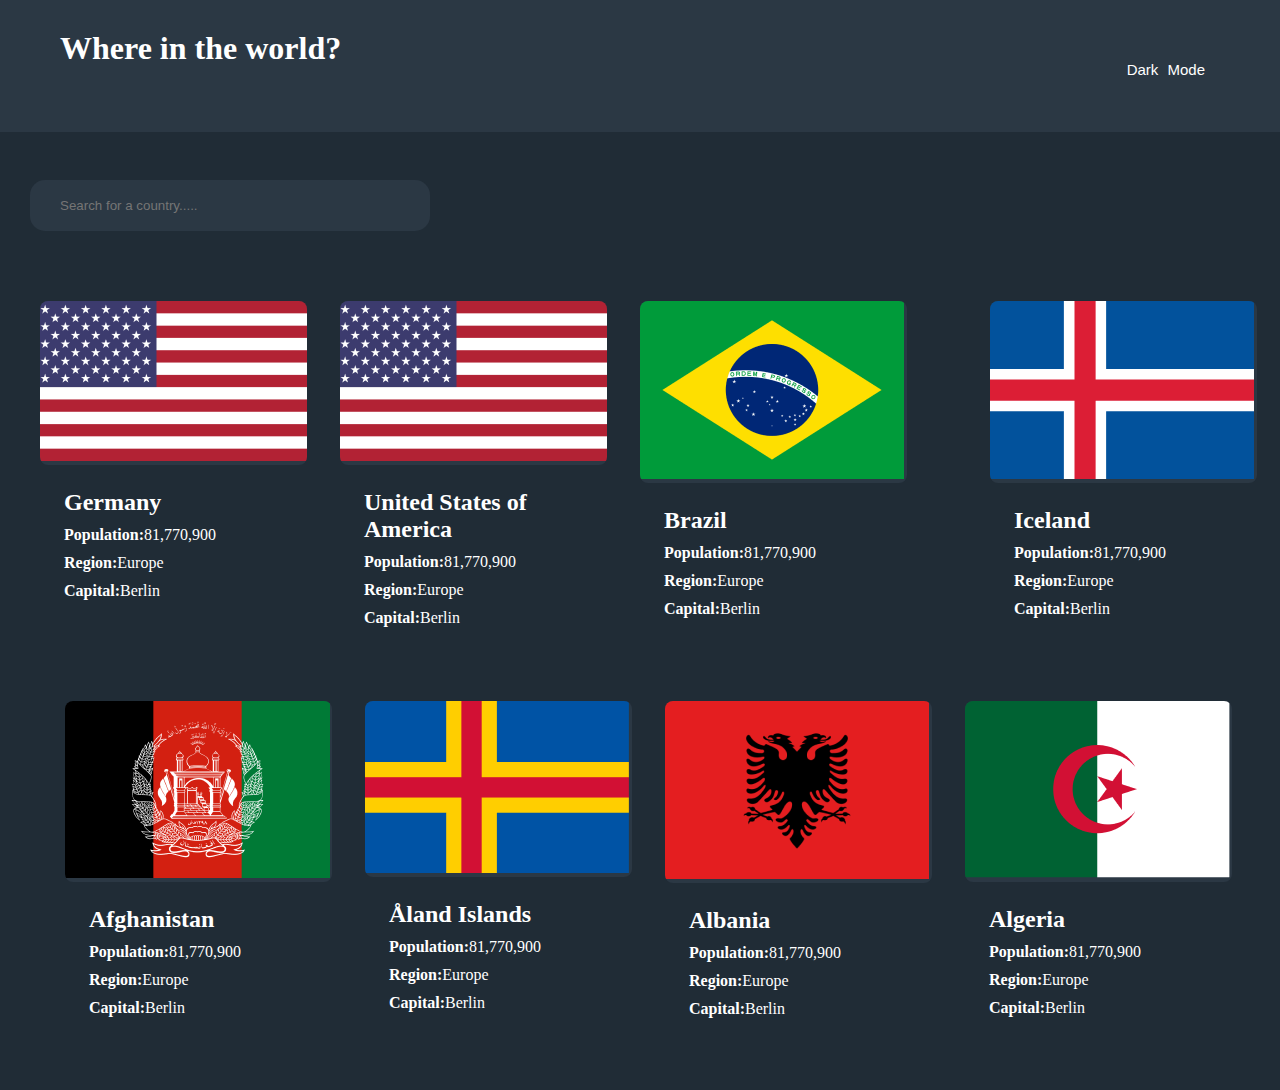
<file: index.html>
<!DOCTYPE html>
<html lang="en">

<head>
    <meta charset="UTF-8">
    <meta name="viewport" content="width=device-width, initial-scale=1.0">
    <title>Document</title>
    <link rel="stylesheet" href="./style.css">
    <link rel="stylesheet" href="https://cdnjs.cloudflare.com/ajax/libs/font-awesome/6.5.2/css/all.min.css"
        integrity="sha512-SnH5WK+bZxgPHs44uWIX+LLJAJ9/2PkPKZ5QiAj6Ta86w+fsb2TkcmfRyVX3pBnMFcV7oQPJkl9QevSCWr3W6A=="
        crossorigin="anonymous" referrerpolicy="no-referrer" />
</head>

<body>
    <header class="rang">
        <div class="container">
            <div class="katta">
                <div class="uzbekistan">
                    <h1>Where in the world?</h1>
                </div>
                <div class="text">
                    <button class="btn"><i class="fa-solid fa-moon"></i>Dark Mode</button>
                </div>
            </div>
        </div>
    </header>
    <main>
        <section class="hero">
            <div class="container">
                <input type="text" placeholder="Search for a country.....">
                <div class="countrie-box">
                    <a href="./davlat.html">
                        <div class="cardBox">
                            <div class="card">
                                <img src="./img/1280px-Flag_of_Germany.svg (14).png" alt="">
                            </div>
                            <div class="country-text">
                                <h2>Germany</h2>
                                <p><b>Population:</b>81,770,900</p>
                                <p><b>Region:</b>Europe</p>
                                <p><b>Capital:</b>Berlin</p>
                            </div>
                        </div>
                    </a>
                    <a href="./davlat.html">
                        <div class="cardBox">
                            <div class="card">
                                <img src="./img/1280px-Flag_of_Germany.svg (14).png" alt="">
                            </div>
                            <div class="country-text">
                                <h2>United States of America</h2>
                                <p><b>Population:</b>81,770,900</p>
                                <p><b>Region:</b>Europe</p>
                                <p><b>Capital:</b>Berlin</p>
                            </div>
                        </div>
                    </a>
                    <a href="./davlat.html">
                        <div class="cardBox">
                            <div class="card">
                                <img src="./img/1280px-Flag_of_Germany.svg (15).png" alt="">
                            </div>
                            <div class="country-text">
                                <h2>Brazil</h2>
                                <p><b>Population:</b>81,770,900</p>
                                <p><b>Region:</b>Europe</p>
                                <p><b>Capital:</b>Berlin</p>
                            </div>
                        </div>
                    </a>
                    <a href="./davlat.html">
                        
                    </a>
                    <div class="cardBox">
                        <div class="card">
                            <img src="./img/1280px-Flag_of_Germany.svg (16).png" alt="">
                        </div>
                        <div class="country-text">
                            <h2>Iceland</h2>
                            <p><b>Population:</b>81,770,900</p>
                            <p><b>Region:</b>Europe</p>
                            <p><b>Capital:</b>Berlin</p>
                        </div>
                    </div>
                    <div class="cardBox">
                        <div class="card">
                            <img src="./img/1280px-Flag_of_Germany.svg (17).png" alt="">
                        </div>
                        <div class="country-text">
                            <h2>Afghanistan</h2>
                            <p><b>Population:</b>81,770,900</p>
                            <p><b>Region:</b>Europe</p>
                            <p><b>Capital:</b>Berlin</p>
                        </div>
                    </div>
                    <div class="cardBox">
                        <div class="card">
                            <img src="./img/1280px-Flag_of_Germany.svg (18).png" alt="">
                        </div>
                        <div class="country-text">
                            <h2>Åland Islands</h2>
                            <p><b>Population:</b>81,770,900</p>
                            <p><b>Region:</b>Europe</p>
                            <p><b>Capital:</b>Berlin</p>
                        </div>
                    </div>
                    <div class="cardBox">
                        <div class="card">
                            <img src="./img/1280px-Flag_of_Germany.svg (19).png" alt="">
                        </div>
                        <div class="country-text">
                            <h2>Albania</h2>
                            <p><b>Population:</b>81,770,900</p>
                            <p><b>Region:</b>Europe</p>
                            <p><b>Capital:</b>Berlin</p>
                        </div>
                    </div>
                    <div class="cardBox">
                        <div class="card">
                            <img src="./img/1280px-Flag_of_Germany.svg (20).png" alt="">
                        </div>
                        <div class="country-text">
                            <h2>Algeria</h2>
                            <p><b>Population:</b>81,770,900</p>
                            <p><b>Region:</b>Europe</p>
                            <p><b>Capital:</b>Berlin</p>
                        </div>
                    </div>
                </div>
            </div>
        </section>
    </main>

    <script src="./script.js"></script>



</body>

</html>
</file>
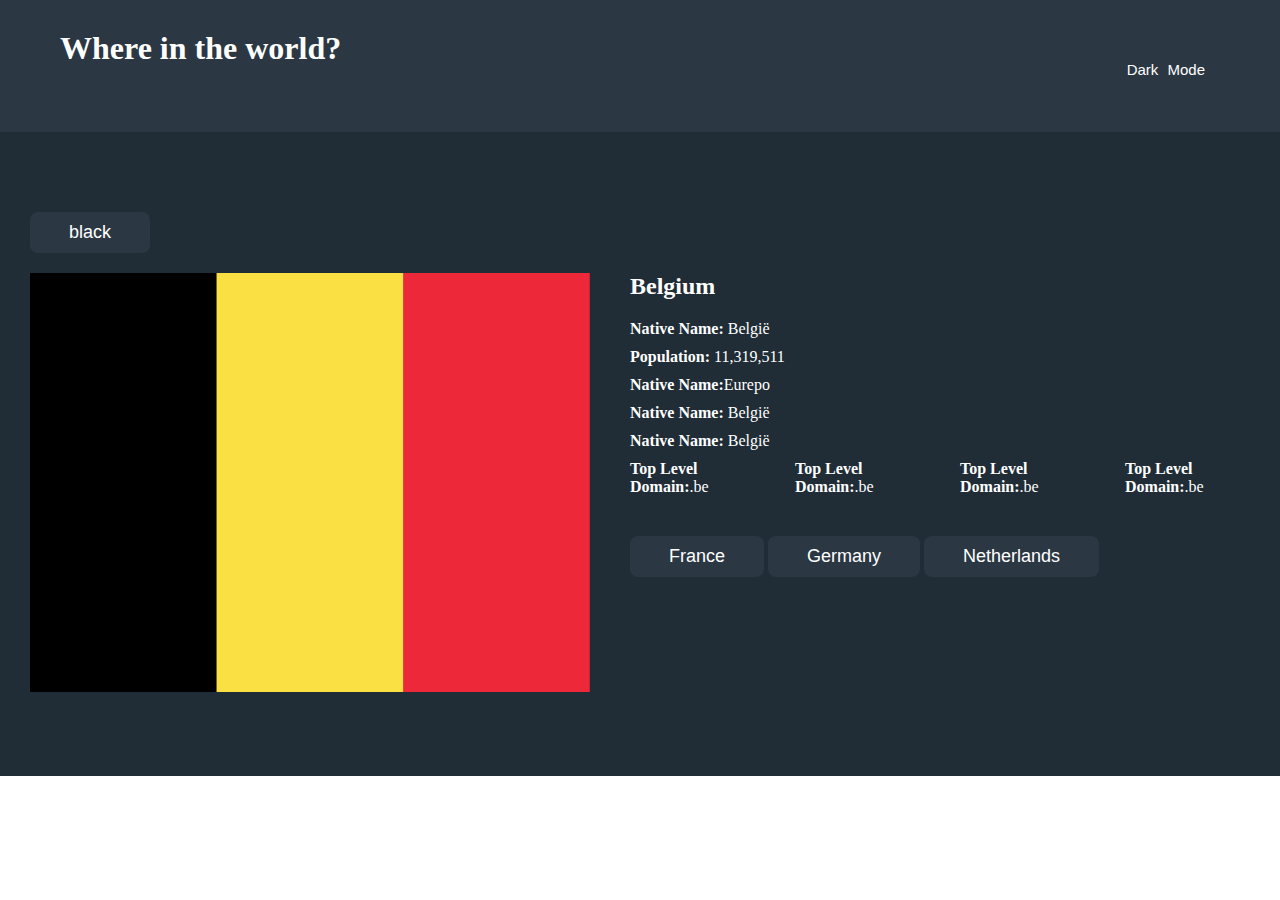
<file: davlat.html>
<!DOCTYPE html>
<html lang="en">

<head>
    <meta charset="UTF-8">
    <meta name="viewport" content="width=device-width, initial-scale=1.0">
    <title>Document</title>
    <link rel="stylesheet" href="./style.css">
    <link rel="stylesheet" href="https://cdnjs.cloudflare.com/ajax/libs/font-awesome/6.5.2/css/all.min.css"
        integrity="sha512-SnH5WK+bZxgPHs44uWIX+LLJAJ9/2PkPKZ5QiAj6Ta86w+fsb2TkcmfRyVX3pBnMFcV7oQPJkl9QevSCWr3W6A=="
        crossorigin="anonymous" referrerpolicy="no-referrer" />
</head>
 
<body>
    <header class="rang">
        <div class="container">
            <div class="katta">
                <div class="uzbekistan">
                    <h1>Where in the world?</h1>
                </div>
                <div class="text">
                    <button class="btn"><i class="fa-solid fa-moon"></i>Dark Mode</button>
                </div>
            </div>
        </div>
    </header>
    <main>
        <section class="davlat-hero">
            <div class="container">
                <a href="./index.html">
                    <button class="bln"><i class="fa-solid fa-arrow-left"></i>black</button>
                </a>
                     <div class="imgg">
                        <div class="opp">
                            <img src="./img/1280px-Flag_of_Germany.svg.png" alt="">
                        </div>
                        <div class="text-opp">
                            <h2>Belgium</h2>
                            <div>
                               <p><b>Native Name:</b> België</p> 
                               <p><b>Population:</b> 11,319,511</p> 
                               <p><b>Native Name:</b>Eurepo</p> 
                               <p><b>Native Name:</b> België</p> 
                               <p><b>Native Name:</b> België</p> 
                            </div>
                            <div class="m">
                               <p><b>Top Level Domain:</b>.be</p>
                               <p><b>Top Level Domain:</b>.be</p>
                               <p><b>Top Level Domain:</b>.be</p>
                               <p><b>Top Level Domain:</b>.be</p>
                            </div>
                            <div>
                                <button class="bln">France</button>
                                <button class="bln">Germany</button>
                                <button class="bln">Netherlands</button>
                        </div>
                     </div>
            </div>
        </section>
    </main>




<script src="./script.js"> </script>


</body>

</html>
</file>
<file: style.css>
*{
    padding: 0%;
    margin: 0%;
    box-sizing: border-box;
}
.container{
    max-width: 1220px;
    margin: 0 auto;
}
:root{
    --header-color:#2B3844;
    --main-color:#202C36;
    --oq:white;
    --soya:#00000008;
}
.dark{
    --header-color:white;
    --main-color:rgb(175, 166, 166);
    --oq:black;
    --soya:#00000008;
}
.katta{
    display: flex;
    justify-content: space-between;
    gap: 50px;
    padding: 30px 30px ;
}
.rang{
    background-color: #2B3844;
    box-shadow: 0px 2px 4px 0px #00000008;
}
.katta h1{
    color: white;
}
.btn{
    background-color: #2B3844;
    padding: 20px 15px 20px 15px ;
    color: var(--oq);
    border: none ;
    font-size: 15px;
    word-spacing: 5px;
}
.btn i{
    font-size: 28px;

}
.hero{
    background-color: var(--main-color);
    padding: 48px 0;
}
input{
    color: var(--oq);
    background-color: var(--header-color);
    padding: 18px 30px ;
    width: 400px;
    border-radius: 15px;
    border: none;
    outline: none;
}
.card{
    width: 267px;
    background-color: var(--header-color);
    border-radius: 8px;
    overflow: hidden;

}
.countrie-box{
    margin-top: 70px;
    display: flex;
    justify-content: center;
    gap: 50px;
    flex-wrap: wrap;
}
.country-text{
    margin: 24px;
    color: var(--oq);
    
}
.country-text p{
   margin-top: 10px;
}

.cardBox{
    width: 250px;
}
a{
    text-decoration: none;
}
.davlat-hero{
    padding: 80px 0;
    background-color:var(--main-color);
}
.bln{
    padding: 10px 39px ;
    background-color: var(--header-color);
    color: var(--oq);
    border-radius: 8px ;
    border: none;
    font-size: 18px;
   margin-bottom: 20px ;
}
.text-opp{
    color: var(--oq);
}
.imgg{
    display: flex;
    justify-content: space-between;
    gap: 40px;
}
.text-opp h2{
    padding-bottom: 20px;
}
.text-opp p{
    padding-bottom: 10px;
}
.m{
    display: flex;
    justify-content: space-between;
    gap: 40px;
    padding-bottom: 30px;
}
@media(max-width:1100px){
    .imgg{
        flex-direction: column;
        align-items: center;
    }
    .opp img{
        width: 90%;
    }
}

@media(max-width:850px){
    .countries-box{
        justify-content: center;
    }
    header{
        padding: 23px ;
    }
}
@media(max-width:500px){
    h1{
        font-size: 24px;
    }
    .btn{
        font-size: 16px;
    }
}
@media(max-width:440px){
    .text-opp .m{
      flex-wrap: wrap;
    }
}
@media(max-width:400px){
    input{
        width: 90%;
    }
}
@media(max-width:290px){
    .cardBox img{
        max-width: 90%;   
    }
}
@media(max-width:235px){
    .btn{
        width: 90%;
    }
}
</file>
